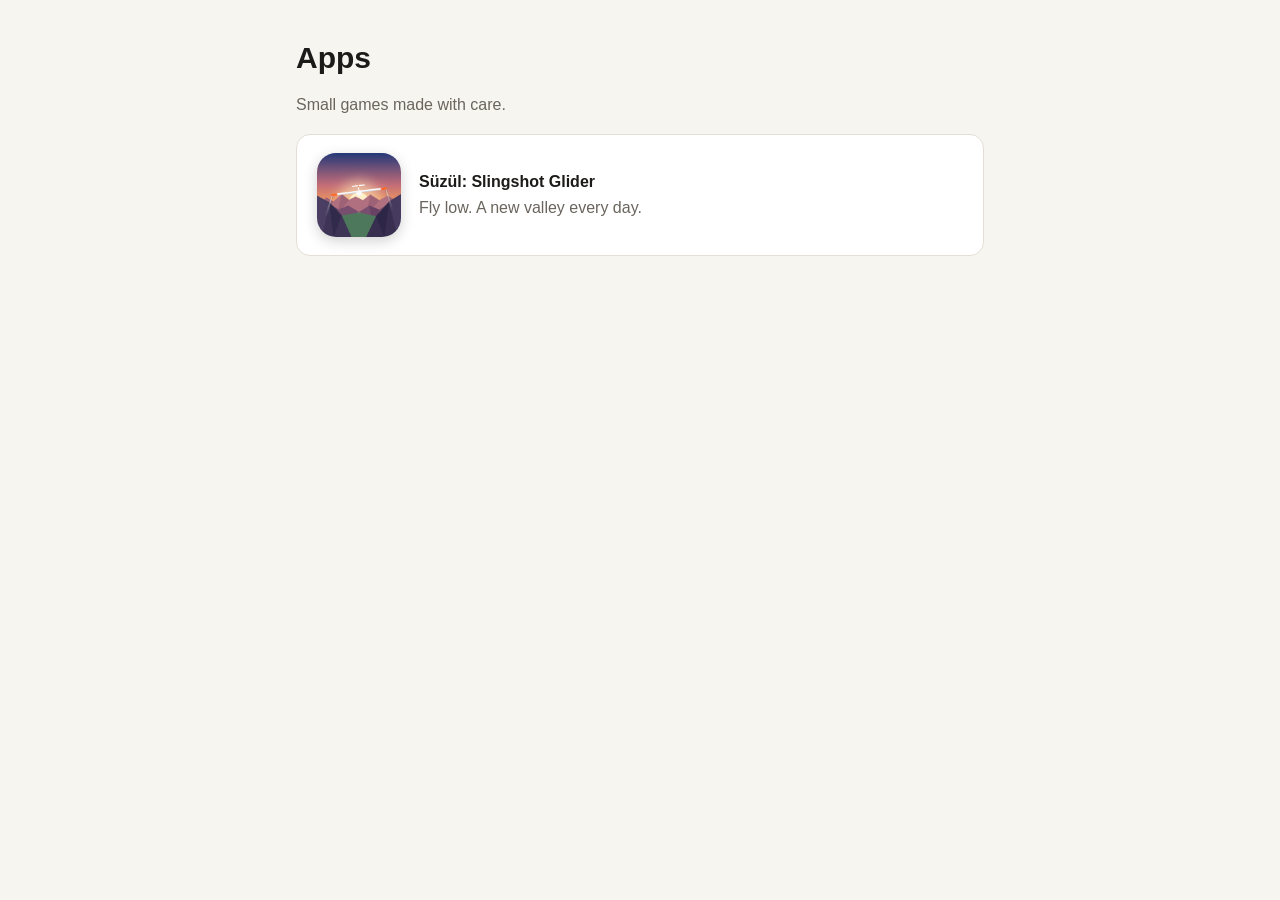
<file: index.html>
<!doctype html><html lang="en"><head><meta charset="utf-8"><meta name="viewport" content="width=device-width,initial-scale=1"><title>Apps</title><link rel="stylesheet" href="style.css"></head>
<body><main><h1>Apps</h1><p class="mut">Small games made with care.</p>
<a class="card head" href="suzul/" style="text-decoration:none;color:inherit"><img src="suzul/icon.png" alt=""><div><b>Süzül: Slingshot Glider</b><br><span class="mut">Fly low. A new valley every day.</span></div></a>
</main></body></html>
</file>
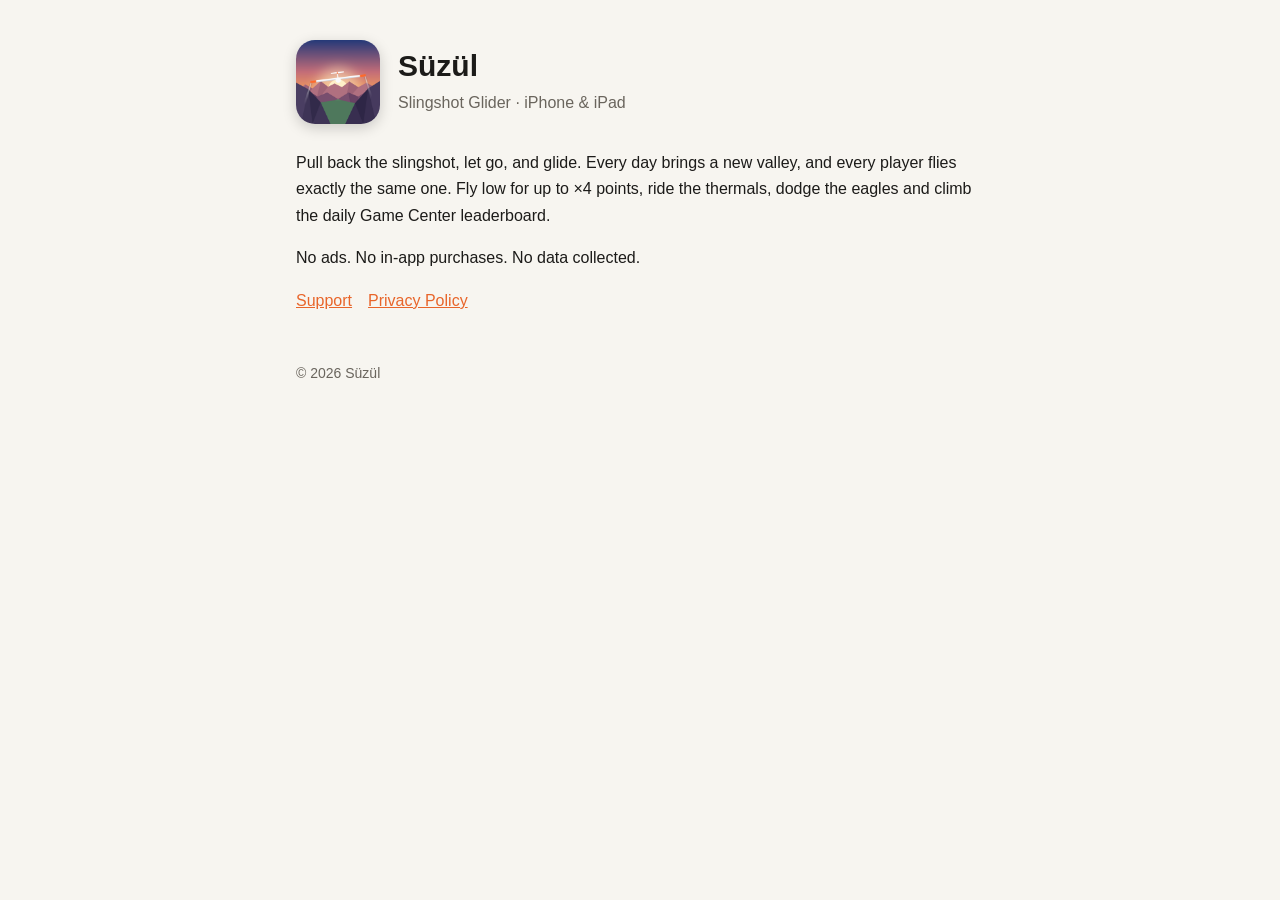
<file: suzul/index.html>
<!doctype html><html lang="en"><head><meta charset="utf-8"><meta name="viewport" content="width=device-width,initial-scale=1"><title>Süzül</title><link rel="stylesheet" href="../style.css"></head>
<body><main><div class="head"><img src="icon.png" alt="Süzül icon"><div><h1>Süzül</h1><div class="mut">Slingshot Glider · iPhone &amp; iPad</div></div></div>
<p>Pull back the slingshot, let go, and glide. Every day brings a new valley, and every player flies exactly the same one. Fly low for up to ×4 points, ride the thermals, dodge the eagles and climb the daily Game Center leaderboard.</p>
<p>No ads. No in-app purchases. No data collected.</p>
<nav><a href="support.html">Support</a><a href="privacy.html">Privacy Policy</a></nav>
<footer>© 2026 Süzül</footer></main></body></html>
</file>
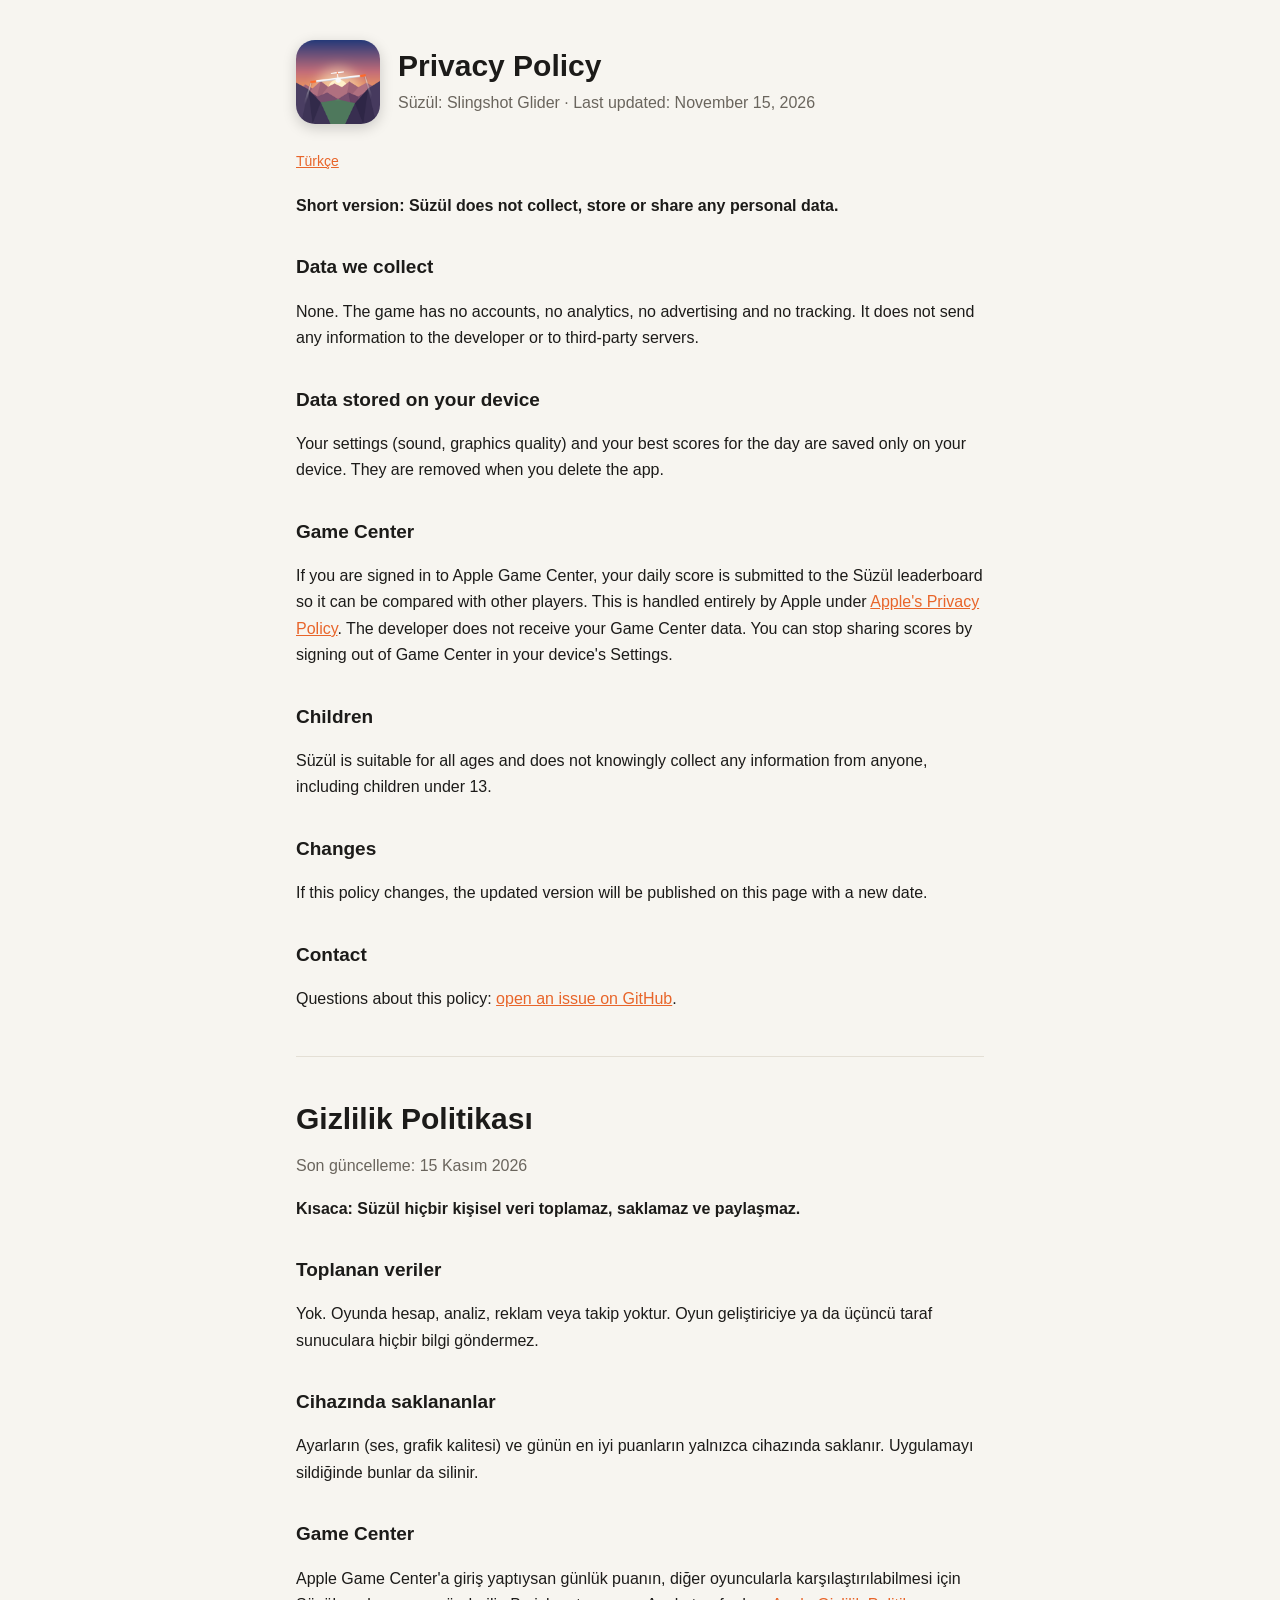
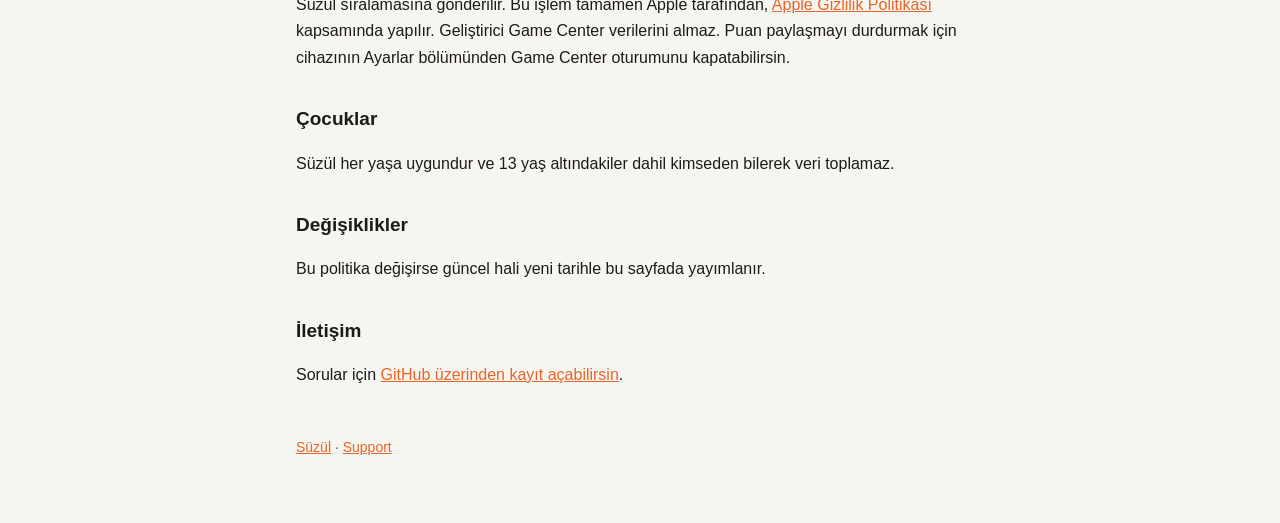
<file: suzul/privacy.html>
<!doctype html><html lang="en"><head><meta charset="utf-8"><meta name="viewport" content="width=device-width,initial-scale=1"><title>Süzül Privacy Policy</title><link rel="stylesheet" href="../style.css"></head>
<body><main><div class="head"><img src="icon.png" alt=""><div><h1>Privacy Policy</h1><div class="mut">Süzül: Slingshot Glider · Last updated: November 15, 2026</div></div></div>
<div class="lang"><a href="#tr">Türkçe</a></div>
<p><b>Short version: Süzül does not collect, store or share any personal data.</b></p>
<h2>Data we collect</h2><p>None. The game has no accounts, no analytics, no advertising and no tracking. It does not send any information to the developer or to third-party servers.</p>
<h2>Data stored on your device</h2><p>Your settings (sound, graphics quality) and your best scores for the day are saved only on your device. They are removed when you delete the app.</p>
<h2>Game Center</h2><p>If you are signed in to Apple Game Center, your daily score is submitted to the Süzül leaderboard so it can be compared with other players. This is handled entirely by Apple under <a href="https://www.apple.com/legal/privacy/">Apple's Privacy Policy</a>. The developer does not receive your Game Center data. You can stop sharing scores by signing out of Game Center in your device's Settings.</p>
<h2>Children</h2><p>Süzül is suitable for all ages and does not knowingly collect any information from anyone, including children under 13.</p>
<h2>Changes</h2><p>If this policy changes, the updated version will be published on this page with a new date.</p>
<h2>Contact</h2><p>Questions about this policy: <a href="https://github.com/leventsuncar/leventsuncar.github.io/issues">open an issue on GitHub</a>.</p>
<hr><section id="tr" lang="tr"><h1>Gizlilik Politikası</h1><p class="mut">Son güncelleme: 15 Kasım 2026</p>
<p><b>Kısaca: Süzül hiçbir kişisel veri toplamaz, saklamaz ve paylaşmaz.</b></p>
<h2>Toplanan veriler</h2><p>Yok. Oyunda hesap, analiz, reklam veya takip yoktur. Oyun geliştiriciye ya da üçüncü taraf sunuculara hiçbir bilgi göndermez.</p>
<h2>Cihazında saklananlar</h2><p>Ayarların (ses, grafik kalitesi) ve günün en iyi puanların yalnızca cihazında saklanır. Uygulamayı sildiğinde bunlar da silinir.</p>
<h2>Game Center</h2><p>Apple Game Center'a giriş yaptıysan günlük puanın, diğer oyuncularla karşılaştırılabilmesi için Süzül sıralamasına gönderilir. Bu işlem tamamen Apple tarafından, <a href="https://www.apple.com/legal/privacy/tr/">Apple Gizlilik Politikası</a> kapsamında yapılır. Geliştirici Game Center verilerini almaz. Puan paylaşmayı durdurmak için cihazının Ayarlar bölümünden Game Center oturumunu kapatabilirsin.</p>
<h2>Çocuklar</h2><p>Süzül her yaşa uygundur ve 13 yaş altındakiler dahil kimseden bilerek veri toplamaz.</p>
<h2>Değişiklikler</h2><p>Bu politika değişirse güncel hali yeni tarihle bu sayfada yayımlanır.</p>
<h2>İletişim</h2><p>Sorular için <a href="https://github.com/leventsuncar/leventsuncar.github.io/issues">GitHub üzerinden kayıt açabilirsin</a>.</p></section>
<footer><a href="index.html">Süzül</a> · <a href="support.html">Support</a></footer></main></body></html>
</file>
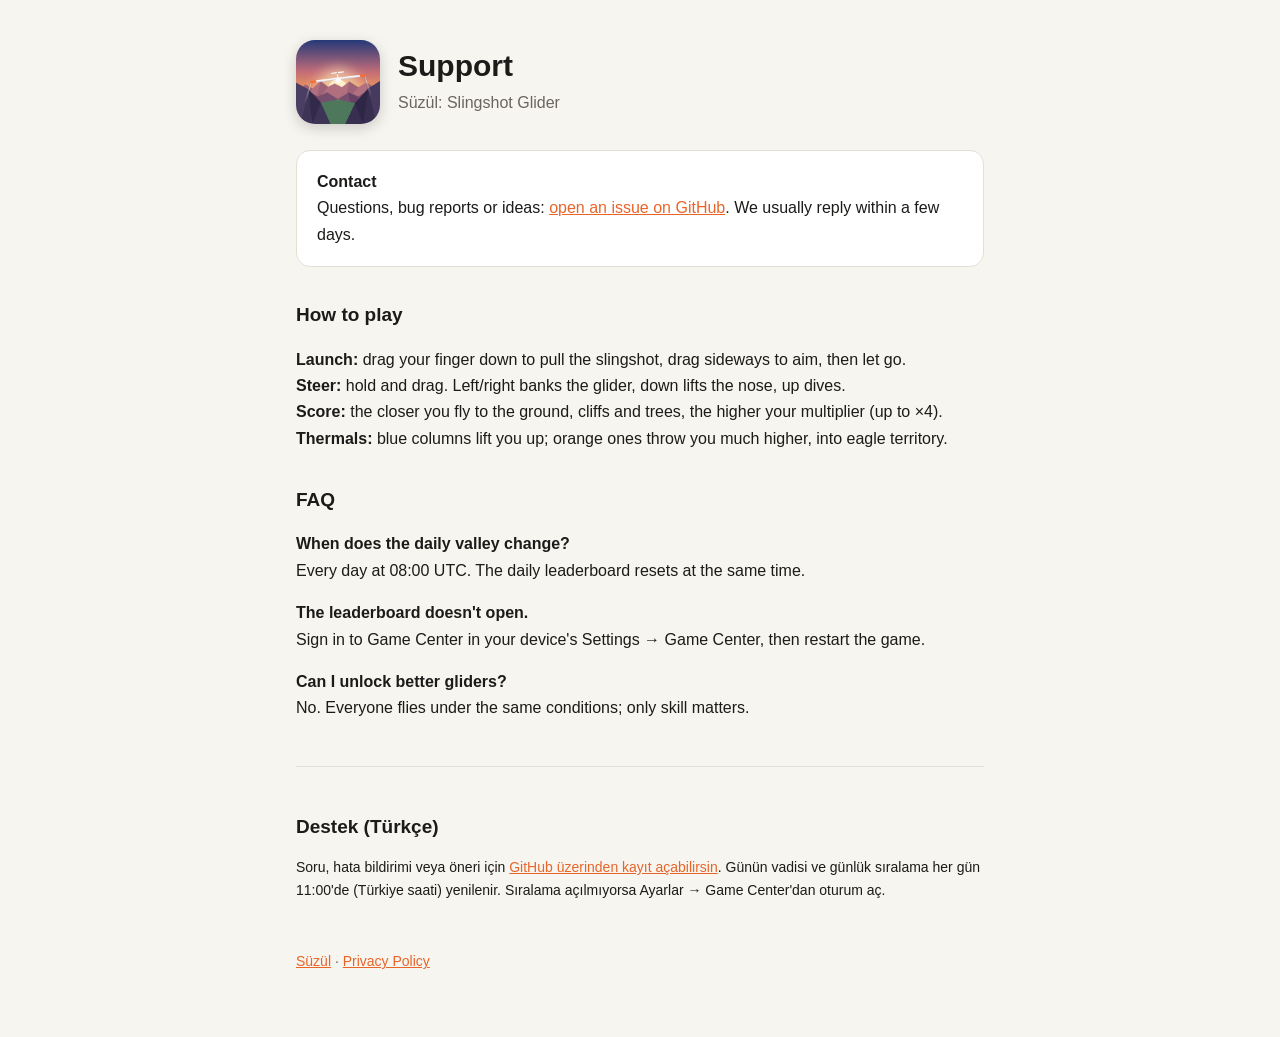
<file: suzul/support.html>
<!doctype html><html lang="en"><head><meta charset="utf-8"><meta name="viewport" content="width=device-width,initial-scale=1"><title>Süzül Support</title><link rel="stylesheet" href="../style.css"></head>
<body><main><div class="head"><img src="icon.png" alt=""><div><h1>Support</h1><div class="mut">Süzül: Slingshot Glider</div></div></div>
<div class="card"><b>Contact</b><br>Questions, bug reports or ideas: <a href="https://github.com/leventsuncar/leventsuncar.github.io/issues">open an issue on GitHub</a>. We usually reply within a few days.</div>
<h2>How to play</h2>
<p><b>Launch:</b> drag your finger down to pull the slingshot, drag sideways to aim, then let go.<br>
<b>Steer:</b> hold and drag. Left/right banks the glider, down lifts the nose, up dives.<br>
<b>Score:</b> the closer you fly to the ground, cliffs and trees, the higher your multiplier (up to ×4).<br>
<b>Thermals:</b> blue columns lift you up; orange ones throw you much higher, into eagle territory.</p>
<h2>FAQ</h2>
<p><b>When does the daily valley change?</b><br>Every day at 08:00 UTC. The daily leaderboard resets at the same time.</p>
<p><b>The leaderboard doesn't open.</b><br>Sign in to Game Center in your device's Settings → Game Center, then restart the game.</p>
<p><b>Can I unlock better gliders?</b><br>No. Everyone flies under the same conditions; only skill matters.</p>
<hr><div class="lang" lang="tr"><h2>Destek (Türkçe)</h2><p>Soru, hata bildirimi veya öneri için <a href="https://github.com/leventsuncar/leventsuncar.github.io/issues">GitHub üzerinden kayıt açabilirsin</a>. Günün vadisi ve günlük sıralama her gün 11:00'de (Türkiye saati) yenilenir. Sıralama açılmıyorsa Ayarlar → Game Center'dan oturum aç.</p></div>
<footer><a href="index.html">Süzül</a> · <a href="privacy.html">Privacy Policy</a></footer></main></body></html>
</file>
<file: style.css>
:root{--bg:#f7f5f0;--fg:#1c1b19;--mut:#6a655d;--card:#fff;--line:#e4dfd5;--acc:#e8652a}
@media (prefers-color-scheme:dark){:root{--bg:#15171c;--fg:#ecebe7;--mut:#9b978f;--card:#1e2127;--line:#2e323a;--acc:#ff7a3d}}
*{box-sizing:border-box}body{margin:0;background:var(--bg);color:var(--fg);font:16px/1.65 -apple-system,BlinkMacSystemFont,"Segoe UI",Roboto,sans-serif}
main{max-width:720px;margin:0 auto;padding:40px 16px 64px}a{color:var(--acc)}h1{font-size:30px;line-height:1.2;margin:0 0 6px}h2{font-size:19px;margin:32px 0 8px}
.mut{color:var(--mut)}.head{display:flex;gap:18px;align-items:center;margin-bottom:26px}.head img{width:84px;height:84px;border-radius:19px;box-shadow:0 4px 14px rgba(0,0,0,.18)}
.card{background:var(--card);border:1px solid var(--line);border-radius:14px;padding:18px 20px;margin:16px 0}nav{display:flex;gap:16px;flex-wrap:wrap;margin:6px 0 0}
.lang{font-size:14px;margin-bottom:20px}hr{border:0;border-top:1px solid var(--line);margin:44px 0}footer{color:var(--mut);font-size:14px;margin-top:48px}
</file>
